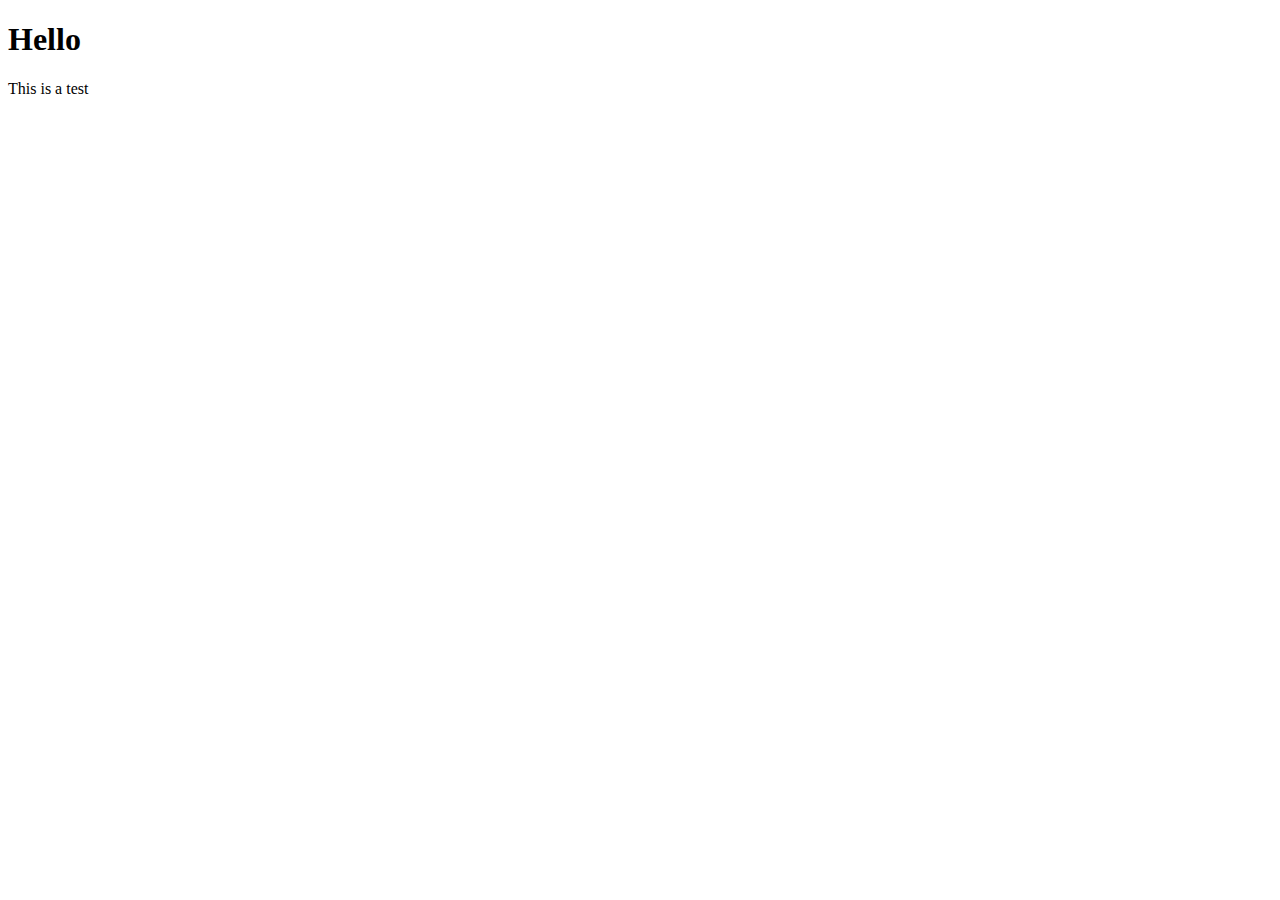
<file: index.html>
<!DOCTYPE html>
<html lang="en">
<head>
    <meta charset="UTF-8">
    <meta name="viewport" content="width=device-width, initial-scale=1.0">
    <title>Document</title>
</head>
<body>
    <div class="app" id="app">

    </div>
    <script type="module" src="./src/framework/test.js" ></script>
</body>
</html>
</file>
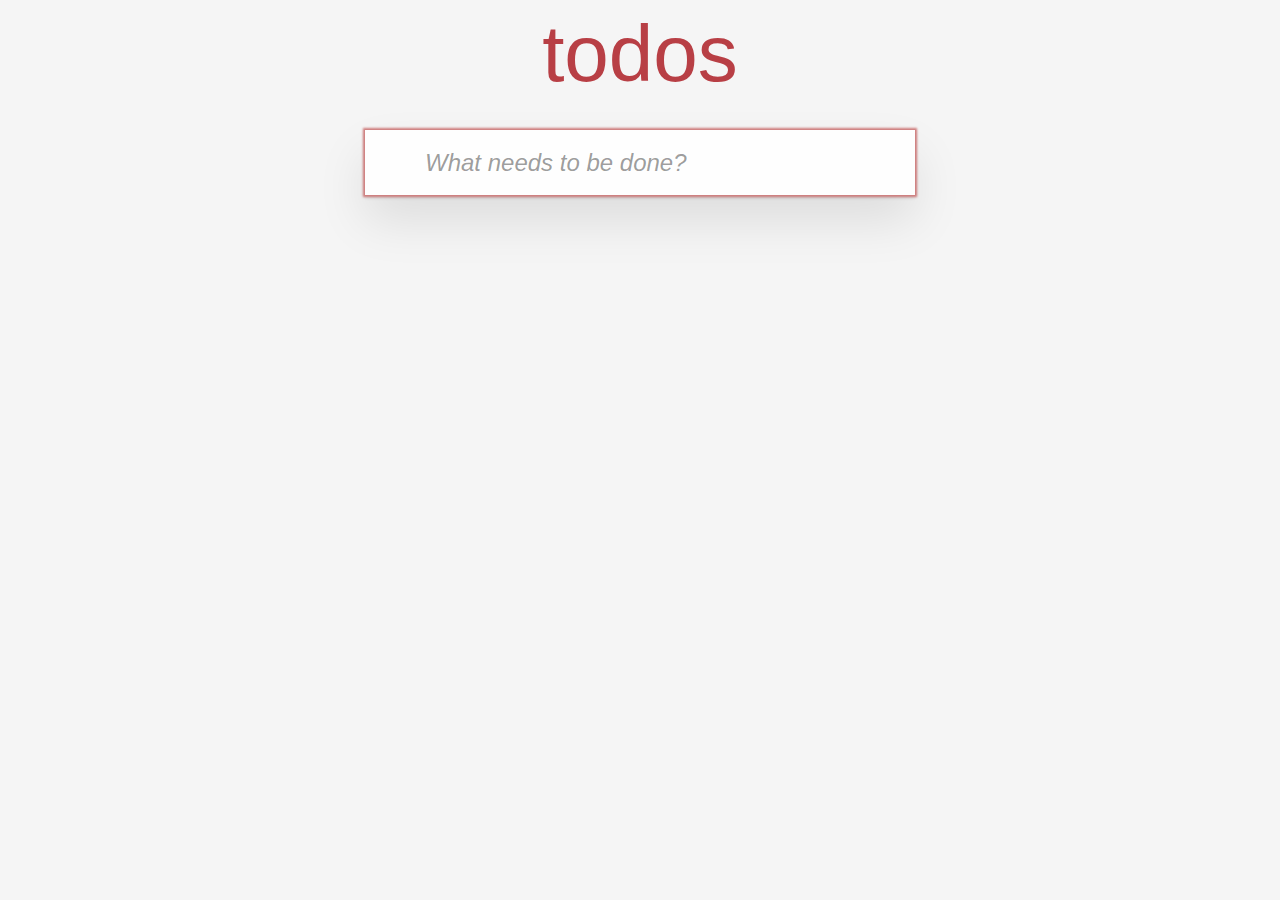
<file: public/index.html>
<!DOCTYPE html>
<html lang="en">
<head>
  <meta charset="UTF-8" />
  <title>TodoMVC - Mini Framework</title>
  <link rel="stylesheet" href="./style/style.css" />
</head>
<body class="learn-bar">
  <div id="app"></div>
  <script type="module" src="../src/app/main.js"></script>
</body>
</html>
</file>
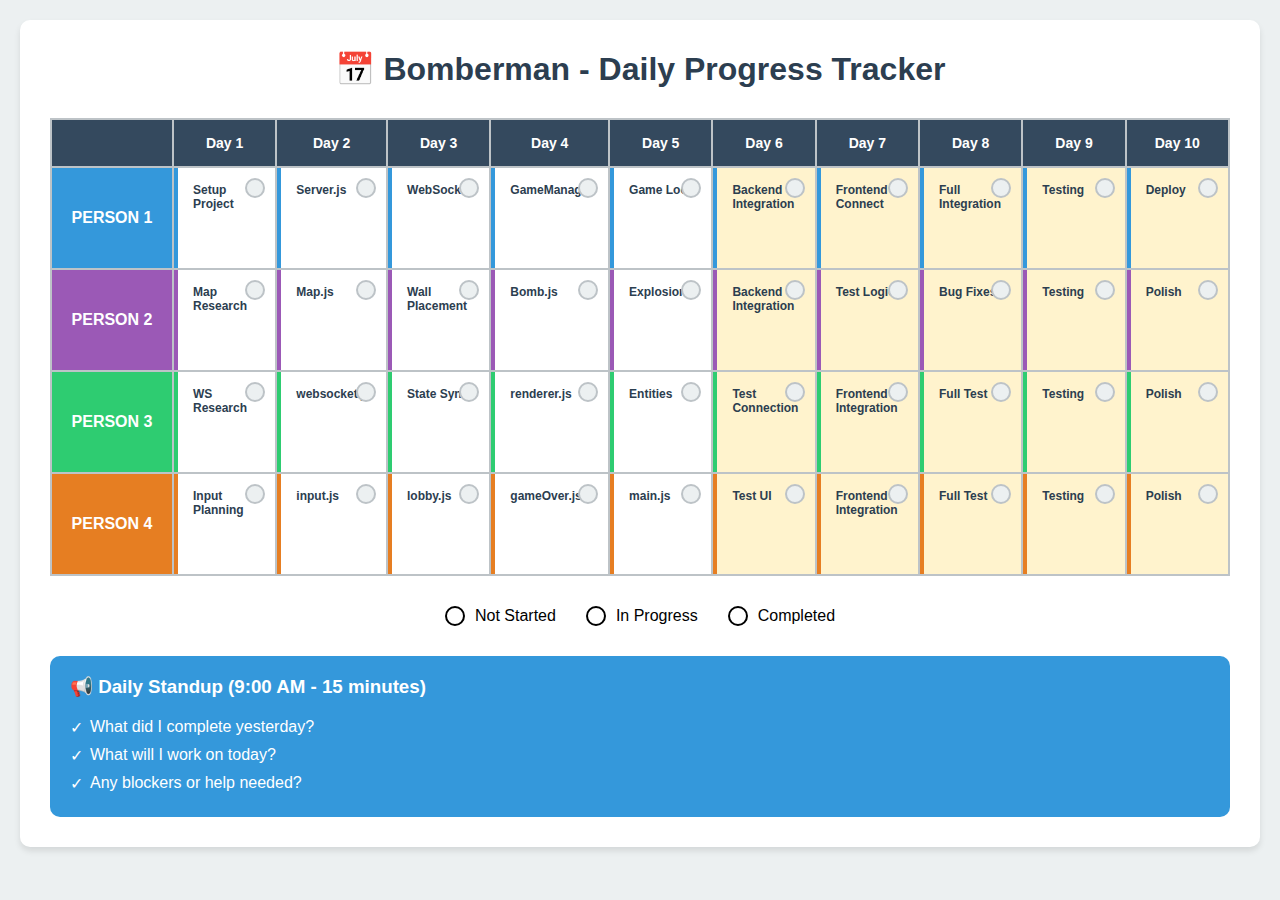
<file: Bomber Working Plan/daily-tracker.html>
<!DOCTYPE html>
<html lang="en">
<head>
    <meta charset="UTF-8">
    <meta name="viewport" content="width=device-width, initial-scale=1.0">
    <title>Bomberman - Daily Progress</title>
    <style>
        * {
            margin: 0;
            padding: 0;
            box-sizing: border-box;
        }
        
        body {
            font-family: Arial, sans-serif;
            background: #ecf0f1;
            padding: 20px;
        }
        
        .container {
            max-width: 1600px;
            margin: 0 auto;
            background: white;
            border-radius: 10px;
            padding: 30px;
            box-shadow: 0 4px 6px rgba(0,0,0,0.1);
        }
        
        .header {
            text-align: center;
            margin-bottom: 30px;
        }
        
        .header h1 {
            color: #2c3e50;
            font-size: 32px;
        }
        
        .calendar {
            display: grid;
            grid-template-columns: 120px repeat(10, 1fr);
            gap: 2px;
            background: #bdc3c7;
            border: 2px solid #bdc3c7;
        }
        
        .calendar-header {
            background: #34495e;
            color: white;
            padding: 15px;
            text-align: center;
            font-weight: bold;
            font-size: 14px;
        }
        
        .person-label {
            background: #34495e;
            color: white;
            padding: 15px;
            display: flex;
            align-items: center;
            justify-content: center;
            font-weight: bold;
        }
        
        .person-1-label { background: #3498db; }
        .person-2-label { background: #9b59b6; }
        .person-3-label { background: #2ecc71; }
        .person-4-label { background: #e67e22; }
        
        .day-cell {
            background: white;
            padding: 15px;
            min-height: 100px;
            position: relative;
        }
        
        .day-cell.person-1 { border-left: 4px solid #3498db; }
        .day-cell.person-2 { border-left: 4px solid #9b59b6; }
        .day-cell.person-3 { border-left: 4px solid #2ecc71; }
        .day-cell.person-4 { border-left: 4px solid #e67e22; }
        
        .day-cell.integration { background: #fff3cd; }
        
        .task-title {
            font-size: 12px;
            font-weight: bold;
            color: #2c3e50;
            margin-bottom: 5px;
        }
        
        .status {
            position: absolute;
            top: 10px;
            right: 10px;
            width: 20px;
            height: 20px;
            border-radius: 50%;
            border: 2px solid #bdc3c7;
            background: white;
        }
        
        .status.done { background: #2ecc71; border-color: #27ae60; }
        .status.progress { background: #f39c12; border-color: #e67e22; }
        .status.pending { background: #ecf0f1; border-color: #bdc3c7; }
        
        .legend {
            margin-top: 30px;
            display: flex;
            justify-content: center;
            gap: 30px;
        }
        
        .legend-item {
            display: flex;
            align-items: center;
            gap: 10px;
        }
        
        .legend-circle {
            width: 20px;
            height: 20px;
            border-radius: 50%;
            border: 2px solid;
        }
        
        .standup-box {
            margin-top: 30px;
            background: #3498db;
            color: white;
            padding: 20px;
            border-radius: 10px;
        }
        
        .standup-box h3 {
            margin-bottom: 15px;
        }
        
        .standup-box ul {
            list-style: none;
        }
        
        .standup-box li {
            padding: 5px 0;
            padding-left: 20px;
            position: relative;
        }
        
        .standup-box li:before {
            content: "✓";
            position: absolute;
            left: 0;
        }
    </style>
</head>
<body>
    <div class="container">
        <div class="header">
            <h1>📅 Bomberman - Daily Progress Tracker</h1>
        </div>
        
        <div class="calendar">
            <!-- Header Row -->
            <div class="calendar-header"></div>
            <div class="calendar-header">Day 1</div>
            <div class="calendar-header">Day 2</div>
            <div class="calendar-header">Day 3</div>
            <div class="calendar-header">Day 4</div>
            <div class="calendar-header">Day 5</div>
            <div class="calendar-header">Day 6</div>
            <div class="calendar-header">Day 7</div>
            <div class="calendar-header">Day 8</div>
            <div class="calendar-header">Day 9</div>
            <div class="calendar-header">Day 10</div>
            
            <!-- Person 1 Row -->
            <div class="person-label person-1-label">PERSON 1</div>
            <div class="day-cell person-1">
                <div class="task-title">Setup Project</div>
                <div class="status pending"></div>
            </div>
            <div class="day-cell person-1">
                <div class="task-title">Server.js</div>
                <div class="status pending"></div>
            </div>
            <div class="day-cell person-1">
                <div class="task-title">WebSocket</div>
                <div class="status pending"></div>
            </div>
            <div class="day-cell person-1">
                <div class="task-title">GameManager</div>
                <div class="status pending"></div>
            </div>
            <div class="day-cell person-1">
                <div class="task-title">Game Loop</div>
                <div class="status pending"></div>
            </div>
            <div class="day-cell person-1 integration">
                <div class="task-title">Backend Integration</div>
                <div class="status pending"></div>
            </div>
            <div class="day-cell person-1 integration">
                <div class="task-title">Frontend Connect</div>
                <div class="status pending"></div>
            </div>
            <div class="day-cell person-1 integration">
                <div class="task-title">Full Integration</div>
                <div class="status pending"></div>
            </div>
            <div class="day-cell person-1 integration">
                <div class="task-title">Testing</div>
                <div class="status pending"></div>
            </div>
            <div class="day-cell person-1 integration">
                <div class="task-title">Deploy</div>
                <div class="status pending"></div>
            </div>
            
            <!-- Person 2 Row -->
            <div class="person-label person-2-label">PERSON 2</div>
            <div class="day-cell person-2">
                <div class="task-title">Map Research</div>
                <div class="status pending"></div>
            </div>
            <div class="day-cell person-2">
                <div class="task-title">Map.js</div>
                <div class="status pending"></div>
            </div>
            <div class="day-cell person-2">
                <div class="task-title">Wall Placement</div>
                <div class="status pending"></div>
            </div>
            <div class="day-cell person-2">
                <div class="task-title">Bomb.js</div>
                <div class="status pending"></div>
            </div>
            <div class="day-cell person-2">
                <div class="task-title">Explosions</div>
                <div class="status pending"></div>
            </div>
            <div class="day-cell person-2 integration">
                <div class="task-title">Backend Integration</div>
                <div class="status pending"></div>
            </div>
            <div class="day-cell person-2 integration">
                <div class="task-title">Test Logic</div>
                <div class="status pending"></div>
            </div>
            <div class="day-cell person-2 integration">
                <div class="task-title">Bug Fixes</div>
                <div class="status pending"></div>
            </div>
            <div class="day-cell person-2 integration">
                <div class="task-title">Testing</div>
                <div class="status pending"></div>
            </div>
            <div class="day-cell person-2 integration">
                <div class="task-title">Polish</div>
                <div class="status pending"></div>
            </div>
            
            <!-- Person 3 Row -->
            <div class="person-label person-3-label">PERSON 3</div>
            <div class="day-cell person-3">
                <div class="task-title">WS Research</div>
                <div class="status pending"></div>
            </div>
            <div class="day-cell person-3">
                <div class="task-title">websocket.js</div>
                <div class="status pending"></div>
            </div>
            <div class="day-cell person-3">
                <div class="task-title">State Sync</div>
                <div class="status pending"></div>
            </div>
            <div class="day-cell person-3">
                <div class="task-title">renderer.js</div>
                <div class="status pending"></div>
            </div>
            <div class="day-cell person-3">
                <div class="task-title">Entities</div>
                <div class="status pending"></div>
            </div>
            <div class="day-cell person-3 integration">
                <div class="task-title">Test Connection</div>
                <div class="status pending"></div>
            </div>
            <div class="day-cell person-3 integration">
                <div class="task-title">Frontend Integration</div>
                <div class="status pending"></div>
            </div>
            <div class="day-cell person-3 integration">
                <div class="task-title">Full Test</div>
                <div class="status pending"></div>
            </div>
            <div class="day-cell person-3 integration">
                <div class="task-title">Testing</div>
                <div class="status pending"></div>
            </div>
            <div class="day-cell person-3 integration">
                <div class="task-title">Polish</div>
                <div class="status pending"></div>
            </div>
            
            <!-- Person 4 Row -->
            <div class="person-label person-4-label">PERSON 4</div>
            <div class="day-cell person-4">
                <div class="task-title">Input Planning</div>
                <div class="status pending"></div>
            </div>
            <div class="day-cell person-4">
                <div class="task-title">input.js</div>
                <div class="status pending"></div>
            </div>
            <div class="day-cell person-4">
                <div class="task-title">lobby.js</div>
                <div class="status pending"></div>
            </div>
            <div class="day-cell person-4">
                <div class="task-title">gameOver.js</div>
                <div class="status pending"></div>
            </div>
            <div class="day-cell person-4">
                <div class="task-title">main.js</div>
                <div class="status pending"></div>
            </div>
            <div class="day-cell person-4 integration">
                <div class="task-title">Test UI</div>
                <div class="status pending"></div>
            </div>
            <div class="day-cell person-4 integration">
                <div class="task-title">Frontend Integration</div>
                <div class="status pending"></div>
            </div>
            <div class="day-cell person-4 integration">
                <div class="task-title">Full Test</div>
                <div class="status pending"></div>
            </div>
            <div class="day-cell person-4 integration">
                <div class="task-title">Testing</div>
                <div class="status pending"></div>
            </div>
            <div class="day-cell person-4 integration">
                <div class="task-title">Polish</div>
                <div class="status pending"></div>
            </div>
        </div>
        
        <div class="legend">
            <div class="legend-item">
                <div class="legend-circle pending"></div>
                <span>Not Started</span>
            </div>
            <div class="legend-item">
                <div class="legend-circle progress"></div>
                <span>In Progress</span>
            </div>
            <div class="legend-item">
                <div class="legend-circle done"></div>
                <span>Completed</span>
            </div>
        </div>
        
        <div class="standup-box">
            <h3>📢 Daily Standup (9:00 AM - 15 minutes)</h3>
            <ul>
                <li>What did I complete yesterday?</li>
                <li>What will I work on today?</li>
                <li>Any blockers or help needed?</li>
            </ul>
        </div>
    </div>
    
    <script>
        // Click to toggle status
        document.querySelectorAll('.status').forEach(status => {
            status.addEventListener('click', function() {
                if (this.classList.contains('pending')) {
                    this.classList.remove('pending');
                    this.classList.add('progress');
                } else if (this.classList.contains('progress')) {
                    this.classList.remove('progress');
                    this.classList.add('done');
                } else {
                    this.classList.remove('done');
                    this.classList.add('pending');
                }
            });
        });
    </script>
</body>
</html>
</file>
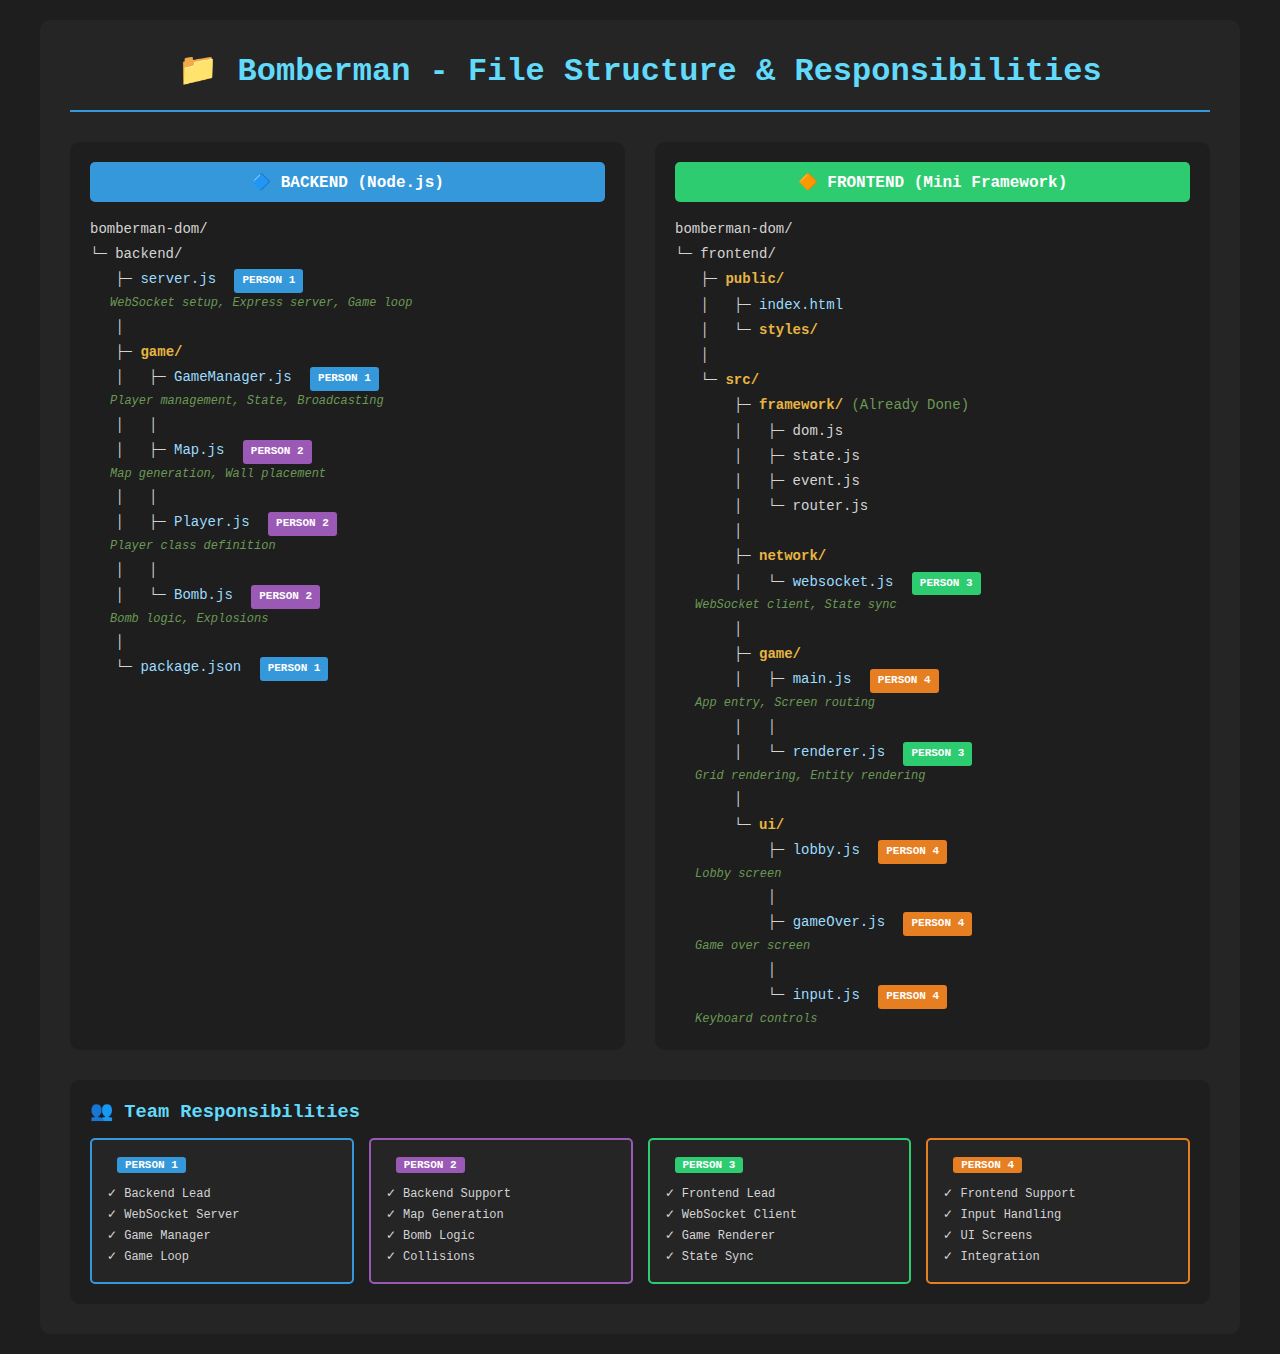
<file: Bomber Working Plan/file-structure.html>
<!DOCTYPE html>
<html lang="en">
<head>
    <meta charset="UTF-8">
    <meta name="viewport" content="width=device-width, initial-scale=1.0">
    <title>Bomberman - File Structure</title>
    <style>
        * {
            margin: 0;
            padding: 0;
            box-sizing: border-box;
        }
        
        body {
            font-family: 'Courier New', monospace;
            background: #1e1e1e;
            color: #d4d4d4;
            padding: 20px;
        }
        
        .container {
            max-width: 1200px;
            margin: 0 auto;
            background: #252526;
            border-radius: 10px;
            padding: 30px;
        }
        
        .header {
            text-align: center;
            margin-bottom: 30px;
            padding-bottom: 20px;
            border-bottom: 2px solid #3498db;
        }
        
        .header h1 {
            color: #61dafb;
            font-size: 32px;
        }
        
        .structure-grid {
            display: grid;
            grid-template-columns: 1fr 1fr;
            gap: 30px;
        }
        
        .branch {
            background: #1e1e1e;
            border-radius: 10px;
            padding: 20px;
        }
        
        .branch-header {
            background: #3498db;
            color: white;
            padding: 10px;
            border-radius: 5px;
            margin-bottom: 15px;
            text-align: center;
            font-weight: bold;
        }
        
        .branch.frontend .branch-header {
            background: #2ecc71;
        }
        
        .tree {
            font-size: 14px;
            line-height: 1.8;
        }
        
        .folder {
            color: #e7b542;
            font-weight: bold;
        }
        
        .file {
            color: #9cdcfe;
        }
        
        .person-badge {
            display: inline-block;
            padding: 2px 8px;
            border-radius: 3px;
            font-size: 11px;
            margin-left: 10px;
            font-weight: bold;
        }
        
        .person-1 { background: #3498db; color: white; }
        .person-2 { background: #9b59b6; color: white; }
        .person-3 { background: #2ecc71; color: white; }
        .person-4 { background: #e67e22; color: white; }
        
        .description {
            color: #6a9955;
            font-style: italic;
            font-size: 12px;
            margin-left: 20px;
        }
        
        .legend {
            margin-top: 30px;
            background: #1e1e1e;
            padding: 20px;
            border-radius: 10px;
        }
        
        .legend h3 {
            color: #61dafb;
            margin-bottom: 15px;
        }
        
        .legend-grid {
            display: grid;
            grid-template-columns: repeat(4, 1fr);
            gap: 15px;
        }
        
        .legend-item {
            background: #252526;
            padding: 15px;
            border-radius: 5px;
            border: 2px solid;
        }
        
        .legend-item.p1 { border-color: #3498db; }
        .legend-item.p2 { border-color: #9b59b6; }
        .legend-item.p3 { border-color: #2ecc71; }
        .legend-item.p4 { border-color: #e67e22; }
        
        .legend-item h4 {
            margin-bottom: 10px;
        }
        
        .legend-item ul {
            list-style: none;
            font-size: 12px;
        }
        
        .legend-item li {
            padding: 3px 0;
        }
    </style>
</head>
<body>
    <div class="container">
        <div class="header">
            <h1>📁 Bomberman - File Structure & Responsibilities</h1>
        </div>
        
        <div class="structure-grid">
            <!-- Backend -->
            <div class="branch backend">
                <div class="branch-header">🔷 BACKEND (Node.js)</div>
                <div class="tree">
                    <div>bomberman-dom/</div>
                    <div>└─ backend/</div>
                    <div>&nbsp;&nbsp;&nbsp;├─ <span class="file">server.js</span> <span class="person-badge person-1">PERSON 1</span></div>
                    <div class="description">WebSocket setup, Express server, Game loop</div>
                    <div>&nbsp;&nbsp;&nbsp;│</div>
                    <div>&nbsp;&nbsp;&nbsp;├─ <span class="folder">game/</span></div>
                    <div>&nbsp;&nbsp;&nbsp;│&nbsp;&nbsp;&nbsp;├─ <span class="file">GameManager.js</span> <span class="person-badge person-1">PERSON 1</span></div>
                    <div class="description">Player management, State, Broadcasting</div>
                    <div>&nbsp;&nbsp;&nbsp;│&nbsp;&nbsp;&nbsp;│</div>
                    <div>&nbsp;&nbsp;&nbsp;│&nbsp;&nbsp;&nbsp;├─ <span class="file">Map.js</span> <span class="person-badge person-2">PERSON 2</span></div>
                    <div class="description">Map generation, Wall placement</div>
                    <div>&nbsp;&nbsp;&nbsp;│&nbsp;&nbsp;&nbsp;│</div>
                    <div>&nbsp;&nbsp;&nbsp;│&nbsp;&nbsp;&nbsp;├─ <span class="file">Player.js</span> <span class="person-badge person-2">PERSON 2</span></div>
                    <div class="description">Player class definition</div>
                    <div>&nbsp;&nbsp;&nbsp;│&nbsp;&nbsp;&nbsp;│</div>
                    <div>&nbsp;&nbsp;&nbsp;│&nbsp;&nbsp;&nbsp;└─ <span class="file">Bomb.js</span> <span class="person-badge person-2">PERSON 2</span></div>
                    <div class="description">Bomb logic, Explosions</div>
                    <div>&nbsp;&nbsp;&nbsp;│</div>
                    <div>&nbsp;&nbsp;&nbsp;└─ <span class="file">package.json</span> <span class="person-badge person-1">PERSON 1</span></div>
                </div>
            </div>
            
            <!-- Frontend -->
            <div class="branch frontend">
                <div class="branch-header">🔶 FRONTEND (Mini Framework)</div>
                <div class="tree">
                    <div>bomberman-dom/</div>
                    <div>└─ frontend/</div>
                    <div>&nbsp;&nbsp;&nbsp;├─ <span class="folder">public/</span></div>
                    <div>&nbsp;&nbsp;&nbsp;│&nbsp;&nbsp;&nbsp;├─ <span class="file">index.html</span></div>
                    <div>&nbsp;&nbsp;&nbsp;│&nbsp;&nbsp;&nbsp;└─ <span class="folder">styles/</span></div>
                    <div>&nbsp;&nbsp;&nbsp;│</div>
                    <div>&nbsp;&nbsp;&nbsp;└─ <span class="folder">src/</span></div>
                    <div>&nbsp;&nbsp;&nbsp;&nbsp;&nbsp;&nbsp;&nbsp;├─ <span class="folder">framework/</span> <span style="color: #6a9955;">(Already Done)</span></div>
                    <div>&nbsp;&nbsp;&nbsp;&nbsp;&nbsp;&nbsp;&nbsp;│&nbsp;&nbsp;&nbsp;├─ dom.js</div>
                    <div>&nbsp;&nbsp;&nbsp;&nbsp;&nbsp;&nbsp;&nbsp;│&nbsp;&nbsp;&nbsp;├─ state.js</div>
                    <div>&nbsp;&nbsp;&nbsp;&nbsp;&nbsp;&nbsp;&nbsp;│&nbsp;&nbsp;&nbsp;├─ event.js</div>
                    <div>&nbsp;&nbsp;&nbsp;&nbsp;&nbsp;&nbsp;&nbsp;│&nbsp;&nbsp;&nbsp;└─ router.js</div>
                    <div>&nbsp;&nbsp;&nbsp;&nbsp;&nbsp;&nbsp;&nbsp;│</div>
                    <div>&nbsp;&nbsp;&nbsp;&nbsp;&nbsp;&nbsp;&nbsp;├─ <span class="folder">network/</span></div>
                    <div>&nbsp;&nbsp;&nbsp;&nbsp;&nbsp;&nbsp;&nbsp;│&nbsp;&nbsp;&nbsp;└─ <span class="file">websocket.js</span> <span class="person-badge person-3">PERSON 3</span></div>
                    <div class="description">WebSocket client, State sync</div>
                    <div>&nbsp;&nbsp;&nbsp;&nbsp;&nbsp;&nbsp;&nbsp;│</div>
                    <div>&nbsp;&nbsp;&nbsp;&nbsp;&nbsp;&nbsp;&nbsp;├─ <span class="folder">game/</span></div>
                    <div>&nbsp;&nbsp;&nbsp;&nbsp;&nbsp;&nbsp;&nbsp;│&nbsp;&nbsp;&nbsp;├─ <span class="file">main.js</span> <span class="person-badge person-4">PERSON 4</span></div>
                    <div class="description">App entry, Screen routing</div>
                    <div>&nbsp;&nbsp;&nbsp;&nbsp;&nbsp;&nbsp;&nbsp;│&nbsp;&nbsp;&nbsp;│</div>
                    <div>&nbsp;&nbsp;&nbsp;&nbsp;&nbsp;&nbsp;&nbsp;│&nbsp;&nbsp;&nbsp;└─ <span class="file">renderer.js</span> <span class="person-badge person-3">PERSON 3</span></div>
                    <div class="description">Grid rendering, Entity rendering</div>
                    <div>&nbsp;&nbsp;&nbsp;&nbsp;&nbsp;&nbsp;&nbsp;│</div>
                    <div>&nbsp;&nbsp;&nbsp;&nbsp;&nbsp;&nbsp;&nbsp;└─ <span class="folder">ui/</span></div>
                    <div>&nbsp;&nbsp;&nbsp;&nbsp;&nbsp;&nbsp;&nbsp;&nbsp;&nbsp;&nbsp;&nbsp;├─ <span class="file">lobby.js</span> <span class="person-badge person-4">PERSON 4</span></div>
                    <div class="description">Lobby screen</div>
                    <div>&nbsp;&nbsp;&nbsp;&nbsp;&nbsp;&nbsp;&nbsp;&nbsp;&nbsp;&nbsp;&nbsp;│</div>
                    <div>&nbsp;&nbsp;&nbsp;&nbsp;&nbsp;&nbsp;&nbsp;&nbsp;&nbsp;&nbsp;&nbsp;├─ <span class="file">gameOver.js</span> <span class="person-badge person-4">PERSON 4</span></div>
                    <div class="description">Game over screen</div>
                    <div>&nbsp;&nbsp;&nbsp;&nbsp;&nbsp;&nbsp;&nbsp;&nbsp;&nbsp;&nbsp;&nbsp;│</div>
                    <div>&nbsp;&nbsp;&nbsp;&nbsp;&nbsp;&nbsp;&nbsp;&nbsp;&nbsp;&nbsp;&nbsp;└─ <span class="file">input.js</span> <span class="person-badge person-4">PERSON 4</span></div>
                    <div class="description">Keyboard controls</div>
                </div>
            </div>
        </div>
        
        <div class="legend">
            <h3>👥 Team Responsibilities</h3>
            <div class="legend-grid">
                <div class="legend-item p1">
                    <h4 class="person-badge person-1">PERSON 1</h4>
                    <ul>
                        <li>✓ Backend Lead</li>
                        <li>✓ WebSocket Server</li>
                        <li>✓ Game Manager</li>
                        <li>✓ Game Loop</li>
                    </ul>
                </div>
                
                <div class="legend-item p2">
                    <h4 class="person-badge person-2">PERSON 2</h4>
                    <ul>
                        <li>✓ Backend Support</li>
                        <li>✓ Map Generation</li>
                        <li>✓ Bomb Logic</li>
                        <li>✓ Collisions</li>
                    </ul>
                </div>
                
                <div class="legend-item p3">
                    <h4 class="person-badge person-3">PERSON 3</h4>
                    <ul>
                        <li>✓ Frontend Lead</li>
                        <li>✓ WebSocket Client</li>
                        <li>✓ Game Renderer</li>
                        <li>✓ State Sync</li>
                    </ul>
                </div>
                
                <div class="legend-item p4">
                    <h4 class="person-badge person-4">PERSON 4</h4>
                    <ul>
                        <li>✓ Frontend Support</li>
                        <li>✓ Input Handling</li>
                        <li>✓ UI Screens</li>
                        <li>✓ Integration</li>
                    </ul>
                </div>
            </div>
        </div>
    </div>
</body>
</html>
</file>
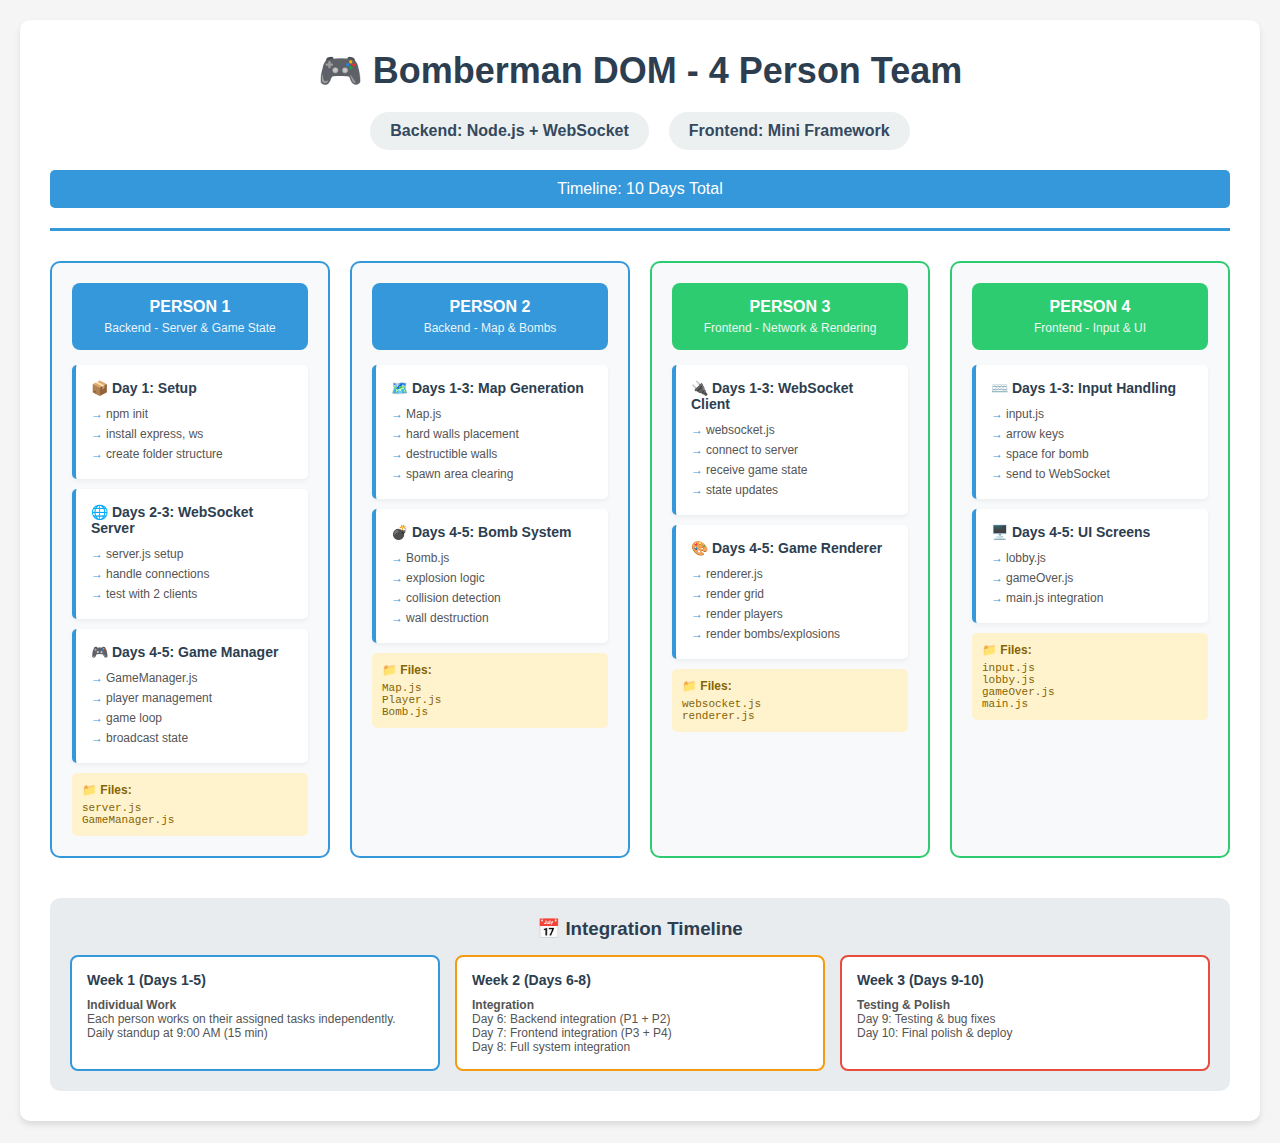
<file: Bomber Working Plan/project-overview.html>
<!DOCTYPE html>
<html lang="en">
<head>
    <meta charset="UTF-8">
    <meta name="viewport" content="width=device-width, initial-scale=1.0">
    <title>Bomberman - Project Overview</title>
    <style>
        * {
            margin: 0;
            padding: 0;
            box-sizing: border-box;
        }
        
        body {
            font-family: 'Segoe UI', Tahoma, Geneva, Verdana, sans-serif;
            background: #f5f5f5;
            padding: 20px;
        }
        
        .container {
            max-width: 1400px;
            margin: 0 auto;
            background: white;
            border-radius: 10px;
            box-shadow: 0 4px 6px rgba(0,0,0,0.1);
            padding: 30px;
        }
        
        .header {
            text-align: center;
            margin-bottom: 30px;
            padding-bottom: 20px;
            border-bottom: 3px solid #3498db;
        }
        
        .header h1 {
            color: #2c3e50;
            font-size: 36px;
            margin-bottom: 10px;
        }
        
        .tech-stack {
            display: flex;
            justify-content: center;
            gap: 20px;
            margin: 20px 0;
        }
        
        .tech-badge {
            background: #ecf0f1;
            padding: 10px 20px;
            border-radius: 20px;
            font-weight: bold;
            color: #34495e;
        }
        
        .timeline {
            text-align: center;
            background: #3498db;
            color: white;
            padding: 10px;
            border-radius: 5px;
            margin-top: 10px;
        }
        
        .team-grid {
            display: grid;
            grid-template-columns: repeat(4, 1fr);
            gap: 20px;
            margin-top: 30px;
        }
        
        .person-column {
            background: #f8f9fa;
            border-radius: 10px;
            padding: 20px;
            border: 2px solid #dee2e6;
        }
        
        .person-column.backend {
            border-color: #3498db;
        }
        
        .person-column.frontend {
            border-color: #2ecc71;
        }
        
        .person-header {
            background: #2c3e50;
            color: white;
            padding: 15px;
            border-radius: 8px;
            margin-bottom: 15px;
            text-align: center;
        }
        
        .person-header.backend {
            background: #3498db;
        }
        
        .person-header.frontend {
            background: #2ecc71;
        }
        
        .person-header h3 {
            font-size: 16px;
            margin-bottom: 5px;
        }
        
        .person-header p {
            font-size: 12px;
            opacity: 0.9;
        }
        
        .task-box {
            background: white;
            border-left: 4px solid #3498db;
            padding: 15px;
            margin-bottom: 10px;
            border-radius: 5px;
            box-shadow: 0 2px 4px rgba(0,0,0,0.05);
        }
        
        .task-box h4 {
            color: #2c3e50;
            font-size: 14px;
            margin-bottom: 8px;
        }
        
        .task-box ul {
            list-style: none;
            padding-left: 0;
        }
        
        .task-box li {
            font-size: 12px;
            color: #555;
            padding: 3px 0;
            padding-left: 15px;
            position: relative;
        }
        
        .task-box li:before {
            content: "→";
            position: absolute;
            left: 0;
            color: #3498db;
        }
        
        .files-section {
            background: #fff3cd;
            padding: 10px;
            border-radius: 5px;
            margin-top: 10px;
        }
        
        .files-section h5 {
            font-size: 12px;
            color: #856404;
            margin-bottom: 5px;
        }
        
        .files-section p {
            font-size: 11px;
            color: #856404;
            font-family: monospace;
        }
        
        .integration-timeline {
            margin-top: 40px;
            background: #e9ecef;
            padding: 20px;
            border-radius: 10px;
        }
        
        .integration-timeline h3 {
            color: #2c3e50;
            margin-bottom: 15px;
            text-align: center;
        }
        
        .timeline-row {
            display: grid;
            grid-template-columns: repeat(3, 1fr);
            gap: 15px;
        }
        
        .timeline-box {
            background: white;
            padding: 15px;
            border-radius: 8px;
            border: 2px solid #dee2e6;
        }
        
        .timeline-box.individual {
            border-color: #3498db;
        }
        
        .timeline-box.integration {
            border-color: #f39c12;
        }
        
        .timeline-box.testing {
            border-color: #e74c3c;
        }
        
        .timeline-box h4 {
            color: #2c3e50;
            margin-bottom: 10px;
            font-size: 14px;
        }
        
        .timeline-box p {
            font-size: 12px;
            color: #555;
        }
    </style>
</head>
<body>
    <div class="container">
        <div class="header">
            <h1>🎮 Bomberman DOM - 4 Person Team</h1>
            <div class="tech-stack">
                <div class="tech-badge">Backend: Node.js + WebSocket</div>
                <div class="tech-badge">Frontend: Mini Framework</div>
            </div>
            <div class="timeline">Timeline: 10 Days Total</div>
        </div>
        
        <div class="team-grid">
            <!-- Person 1 -->
            <div class="person-column backend">
                <div class="person-header backend">
                    <h3>PERSON 1</h3>
                    <p>Backend - Server & Game State</p>
                </div>
                
                <div class="task-box">
                    <h4>📦 Day 1: Setup</h4>
                    <ul>
                        <li>npm init</li>
                        <li>install express, ws</li>
                        <li>create folder structure</li>
                    </ul>
                </div>
                
                <div class="task-box">
                    <h4>🌐 Days 2-3: WebSocket Server</h4>
                    <ul>
                        <li>server.js setup</li>
                        <li>handle connections</li>
                        <li>test with 2 clients</li>
                    </ul>
                </div>
                
                <div class="task-box">
                    <h4>🎮 Days 4-5: Game Manager</h4>
                    <ul>
                        <li>GameManager.js</li>
                        <li>player management</li>
                        <li>game loop</li>
                        <li>broadcast state</li>
                    </ul>
                </div>
                
                <div class="files-section">
                    <h5>📁 Files:</h5>
                    <p>server.js<br>GameManager.js</p>
                </div>
            </div>
            
            <!-- Person 2 -->
            <div class="person-column backend">
                <div class="person-header backend">
                    <h3>PERSON 2</h3>
                    <p>Backend - Map & Bombs</p>
                </div>
                
                <div class="task-box">
                    <h4>🗺️ Days 1-3: Map Generation</h4>
                    <ul>
                        <li>Map.js</li>
                        <li>hard walls placement</li>
                        <li>destructible walls</li>
                        <li>spawn area clearing</li>
                    </ul>
                </div>
                
                <div class="task-box">
                    <h4>💣 Days 4-5: Bomb System</h4>
                    <ul>
                        <li>Bomb.js</li>
                        <li>explosion logic</li>
                        <li>collision detection</li>
                        <li>wall destruction</li>
                    </ul>
                </div>
                
                <div class="files-section">
                    <h5>📁 Files:</h5>
                    <p>Map.js<br>Player.js<br>Bomb.js</p>
                </div>
            </div>
            
            <!-- Person 3 -->
            <div class="person-column frontend">
                <div class="person-header frontend">
                    <h3>PERSON 3</h3>
                    <p>Frontend - Network & Rendering</p>
                </div>
                
                <div class="task-box">
                    <h4>🔌 Days 1-3: WebSocket Client</h4>
                    <ul>
                        <li>websocket.js</li>
                        <li>connect to server</li>
                        <li>receive game state</li>
                        <li>state updates</li>
                    </ul>
                </div>
                
                <div class="task-box">
                    <h4>🎨 Days 4-5: Game Renderer</h4>
                    <ul>
                        <li>renderer.js</li>
                        <li>render grid</li>
                        <li>render players</li>
                        <li>render bombs/explosions</li>
                    </ul>
                </div>
                
                <div class="files-section">
                    <h5>📁 Files:</h5>
                    <p>websocket.js<br>renderer.js</p>
                </div>
            </div>
            
            <!-- Person 4 -->
            <div class="person-column frontend">
                <div class="person-header frontend">
                    <h3>PERSON 4</h3>
                    <p>Frontend - Input & UI</p>
                </div>
                
                <div class="task-box">
                    <h4>⌨️ Days 1-3: Input Handling</h4>
                    <ul>
                        <li>input.js</li>
                        <li>arrow keys</li>
                        <li>space for bomb</li>
                        <li>send to WebSocket</li>
                    </ul>
                </div>
                
                <div class="task-box">
                    <h4>🖥️ Days 4-5: UI Screens</h4>
                    <ul>
                        <li>lobby.js</li>
                        <li>gameOver.js</li>
                        <li>main.js integration</li>
                    </ul>
                </div>
                
                <div class="files-section">
                    <h5>📁 Files:</h5>
                    <p>input.js<br>lobby.js<br>gameOver.js<br>main.js</p>
                </div>
            </div>
        </div>
        
        <div class="integration-timeline">
            <h3>📅 Integration Timeline</h3>
            <div class="timeline-row">
                <div class="timeline-box individual">
                    <h4>Week 1 (Days 1-5)</h4>
                    <p><strong>Individual Work</strong><br>
                    Each person works on their assigned tasks independently.<br>
                    Daily standup at 9:00 AM (15 min)</p>
                </div>
                
                <div class="timeline-box integration">
                    <h4>Week 2 (Days 6-8)</h4>
                    <p><strong>Integration</strong><br>
                    Day 6: Backend integration (P1 + P2)<br>
                    Day 7: Frontend integration (P3 + P4)<br>
                    Day 8: Full system integration</p>
                </div>
                
                <div class="timeline-box testing">
                    <h4>Week 3 (Days 9-10)</h4>
                    <p><strong>Testing & Polish</strong><br>
                    Day 9: Testing & bug fixes<br>
                    Day 10: Final polish & deploy</p>
                </div>
            </div>
        </div>
    </div>
</body>
</html>
</file>
<file: public/style/style.css>
@charset "utf-8";

.visually-hidden {
    clip: rect(0 0 0 0);
    border: 0;
    clip-path: inset(50%);
    height: 1px;
    margin: -1px;
    overflow: hidden;
    padding: 0;
    position: absolute;
    white-space: nowrap;
    width: 1px
}

.toggle-all {
    height: 60px !important;
    right: auto !important;
    width: 40px !important
}

.toggle-all-label {
    pointer-events: none
}

body,
button,
html {
    margin: 0;
    padding: 0
}

button {
    -webkit-font-smoothing: antialiased;
    -webkit-appearance: none;
    appearance: none;
    background: none;
    border: 0;
    color: inherit;
    font-family: inherit;
    font-size: 100%;
    font-weight: inherit;
    vertical-align: baseline
}

body,
button {
    -moz-osx-font-smoothing: grayscale
}

body {
    -webkit-font-smoothing: antialiased;
    background: #f5f5f5;
    color: #111;
    font: 14px Helvetica Neue, Helvetica, Arial, sans-serif;
    font-weight: 300;
    line-height: 1.4em;
    margin: 0 auto;
    max-width: 550px;
    min-width: 230px
}

.hidden {
    display: none
}

.todoapp {
    background: #fff;
    box-shadow: 0 2px 4px 0 rgba(0, 0, 0, .2), 0 25px 50px 0 rgba(0, 0, 0, .1);
    margin: 130px 0 40px;
    position: relative
}

.todoapp input::-webkit-input-placeholder {
    color: rgba(0, 0, 0, .4);
    font-style: italic;
    font-weight: 400
}

.todoapp input::-moz-placeholder {
    color: rgba(0, 0, 0, .4);
    font-style: italic;
    font-weight: 400
}

.todoapp input::input-placeholder {
    color: rgba(0, 0, 0, .4);
    font-style: italic;
    font-weight: 400
}

.todoapp h1 {
    color: #b83f45;
    font-size: 80px;
    font-weight: 200;
    position: absolute;
    text-align: center;
    -webkit-text-rendering: optimizeLegibility;
    -moz-text-rendering: optimizeLegibility;
    text-rendering: optimizeLegibility;
    top: -140px;
    width: 100%
}

.edit,
.new-todo {
    -webkit-font-smoothing: antialiased;
    -moz-osx-font-smoothing: grayscale;
    border: 1px solid #999;
    box-shadow: inset 0 -1px 5px 0 rgba(0, 0, 0, .2);
    box-sizing: border-box;
    color: inherit;
    font-family: inherit;
    font-size: 24px;
    font-weight: inherit;
    line-height: 1.4em;
    margin: 0;
    padding: 6px;
    position: relative;
    width: 100%
}

.new-todo {
    background: rgba(0, 0, 0, .003);
    border: none;
    box-shadow: inset 0 -2px 1px rgba(0, 0, 0, .03);
    height: 65px;
    padding: 16px 16px 16px 60px
}

.main {
    border-top: 1px solid #e6e6e6;
    position: relative;
    z-index: 2
}

.toggle-all {
    border: none;
    bottom: 100%;
    height: 1px;
    opacity: 0;
    position: absolute;
    right: 100%;
    width: 1px
}

.toggle-all+label {
    align-items: center;
    display: flex;
    font-size: 0;
    height: 65px;
    justify-content: center;
    left: 0;
    position: absolute;
    top: -65px;
    width: 45px
}

.toggle-all+label:before {
    color: #949494;
    content: "❯";
    display: inline-block;
    font-size: 22px;
    padding: 10px 27px;
    -webkit-transform: rotate(90deg);
    transform: rotate(90deg)
}

.toggle-all:checked+label:before {
    color: #484848
}

.todo-list {
    list-style: none;
    margin: 0;
    padding: 0
}

.todo-list li {
    border-bottom: 1px solid #ededed;
    font-size: 24px;
    position: relative
}

.todo-list li:last-child {
    border-bottom: none
}

.todo-list li.editing {
    border-bottom: none;
    padding: 0
}

.todo-list li.editing .edit {
    display: block;
    margin: 0;
    padding: 12px 16px 12px 60px;
    width: 100%;
}

.todo-list li.editing .toggle + label {
    background-image: none;
}

.todo-list li.editing .view {
    display: none
}

.todo-list li .toggle {
    -webkit-appearance: none;
    appearance: none;
    border: none;
    bottom: 0;
    height: auto;
    margin: auto 0;
    opacity: 0;
    position: absolute;
    text-align: center;
    top: 0;
    width: 40px
}

.todo-list li .toggle+label {
    background-image: url("data:image/svg+xml;utf8,%3Csvg%20xmlns%3D%22http%3A//www.w3.org/2000/svg%22%20width%3D%2240%22%20height%3D%2240%22%20viewBox%3D%22-10%20-18%20100%20135%22%3E%3Ccircle%20cx%3D%2250%22%20cy%3D%2250%22%20r%3D%2250%22%20fill%3D%22none%22%20stroke%3D%22%23949494%22%20stroke-width%3D%223%22/%3E%3C/svg%3E");
    background-position: 0;
    background-repeat: no-repeat
}

.todo-list li .toggle:checked+label {
    background-image: url("data:image/svg+xml;utf8,%3Csvg%20xmlns%3D%22http%3A%2F%2Fwww.w3.org%2F2000%2Fsvg%22%20width%3D%2240%22%20height%3D%2240%22%20viewBox%3D%22-10%20-18%20100%20135%22%3E%3Ccircle%20cx%3D%2250%22%20cy%3D%2250%22%20r%3D%2250%22%20fill%3D%22none%22%20stroke%3D%22%2359A193%22%20stroke-width%3D%223%22%2F%3E%3Cpath%20fill%3D%22%233EA390%22%20d%3D%22M72%2025L42%2071%2027%2056l-4%204%2020%2020%2034-52z%22%2F%3E%3C%2Fsvg%3E")
}

.todo-list li label {
    color: #484848;
    display: block;
    font-weight: 400;
    line-height: 1.2;
    padding: 15px 15px 15px 60px;
    transition: color .4s;
    word-break: break-all
}

.todo-list li.completed label {
    color: #949494;
    text-decoration: line-through
}

.todo-list li .destroy {
    bottom: 0;
    color: #949494;
    display: none;
    font-size: 30px;
    height: 40px;
    margin: auto 0;
    position: absolute;
    right: 10px;
    top: 0;
    transition: color .2s ease-out;
    width: 40px
}

.todo-list li .destroy:focus,
.todo-list li .destroy:hover {
    color: #c18585
}

.todo-list li .destroy:after {
    content: "×";
    display: block;
    height: 100%;
    line-height: 1.1
}

.todo-list li:hover .destroy {
    display: block
}

.todo-list li .edit {
    display: none
}

.todo-list li.editing:last-child {
    margin-bottom: -1px
}

.footer {
    border-top: 1px solid #e6e6e6;
    font-size: 15px;
    height: 20px;
    padding: 10px 15px;
    text-align: center
}

.footer:before {
    bottom: 0;
    box-shadow: 0 1px 1px rgba(0, 0, 0, .2), 0 8px 0 -3px #f6f6f6, 0 9px 1px -3px rgba(0, 0, 0, .2), 0 16px 0 -6px #f6f6f6, 0 17px 2px -6px rgba(0, 0, 0, .2);
    content: "";
    height: 50px;
    left: 0;
    overflow: hidden;
    position: absolute;
    right: 0
}

.todo-count {
    float: left;
    text-align: left
}

.todo-count strong {
    font-weight: 300
}

.filters {
    left: 0;
    list-style: none;
    margin: 0;
    padding: 0;
    position: absolute;
    right: 0
}

.filters li {
    display: inline
}

.filters li a {
    border: 1px solid transparent;
    border-radius: 3px;
    color: inherit;
    margin: 3px;
    padding: 3px 7px;
    text-decoration: none
}

.filters li a:hover {
    border-color: #db7676
}

.filters li a.selected {
    border-color: #ce4646
}

.clear-completed,
html .clear-completed:active {
    cursor: pointer;
    float: right;
    line-height: 19px;
    position: relative;
    text-decoration: none
}

.clear-completed:hover {
    text-decoration: underline
}

.info {
    color: #4d4d4d;
    font-size: 11px;
    margin: 65px auto 0;
    text-align: center;
    text-shadow: 0 1px 0 hsla(0, 0%, 100%, .5)
}

.info p {
    line-height: 1
}

.info a {
    color: inherit;
    font-weight: 400;
    text-decoration: none
}

.info a:hover {
    text-decoration: underline
}

@media screen and (-webkit-min-device-pixel-ratio:0) {

    .todo-list li .toggle,
    .toggle-all {
        background: none
    }

    .todo-list li .toggle {
        height: 40px
    }
}

@media (max-width:430px) {
    .footer {
        height: 50px
    }

    .filters {
        bottom: 10px
    }
}

.toggle-all:focus+label,
.toggle:focus+label,
:focus {
    box-shadow: 0 0 2px 2px #cf7d7d;
    outline: 0
}

hr {
    border: 0;
    border-bottom: 1px dashed #f7f7f7;
    border-top: 1px dashed #c5c5c5;
    margin: 20px 0
}


#issue-count {
    display: none
}


.speech-bubble {
    background: rgba(0, 0, 0, .04);
    border-radius: 5px;
    padding: 10px;
    position: relative
}

.speech-bubble:after {
    border: 13px solid transparent;
    border-top-color: rgba(0, 0, 0, .04);
    content: "";
    position: absolute;
    right: 30px;
    top: 100%
}

.learn-bar>.learn {
    background-color: hsla(0, 0%, 100%, .6);
    border-radius: 5px;
    left: -300px;
    padding: 10px;
    position: absolute;
    top: 8px;
    transition-duration: .5s;
    transition-property: left;
    width: 272px
}

@media (min-width:899px) {
    .learn-bar {
        width: auto
    }

    .learn-bar>.learn {
        left: 8px
    }
}

/*# sourceMappingURL=app.css.map*/


.not-found {
  text-align: center;
  padding: 2rem;
  max-width: 600px;
  margin: 5rem auto;
  font-family: system-ui, sans-serif;
}

.not-found h1 {
  font-size: 3rem;
  color: #b83f45;
  margin-bottom: 1rem;
}

.not-found p {
  font-size: 1.2rem;
  color: #555;
  margin-bottom: 2rem;
  line-height: 1.5;
}

.not-found a {
  display: inline-block;
  padding: 0.75rem 1.5rem;
  background: #d89997;
  color: white;
  text-decoration: none;
  border-radius: 4px;
  font-weight: 500;
  transition: background 0.2s;
}

.not-found a:hover {
  background: #ebaba9;
}
</file>
